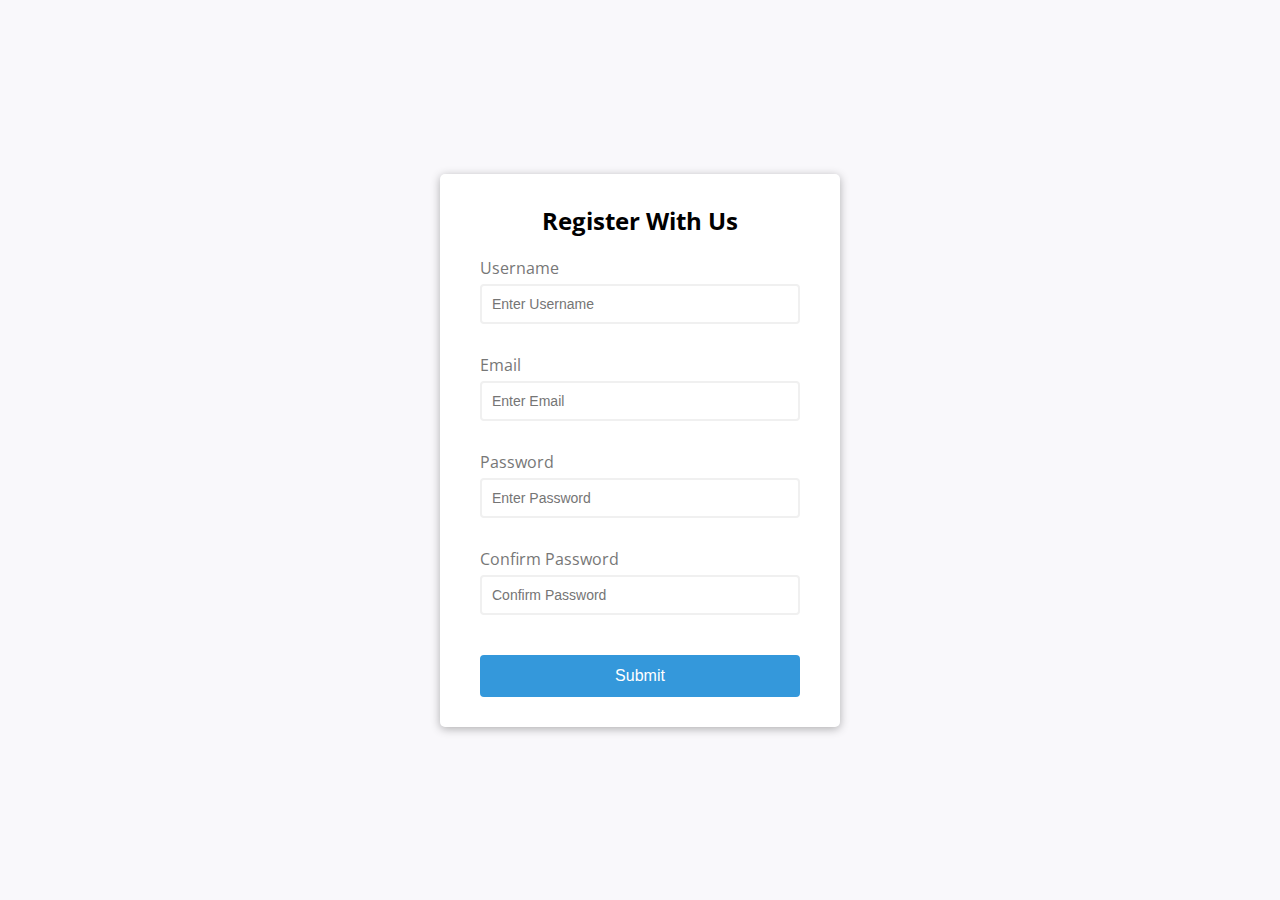
<file: 1.FormValidator/index.html>
<!DOCTYPE html>
<html lang="en">
  <head>
    <meta charset="UTF-8" />
    <meta http-equiv="X-UA-Compatible" content="IE=edge" />
    <meta name="viewport" content="width=device-width, initial-scale=1.0" />
    <link rel="stylesheet" href="style.css" />
    <title>Form Validator</title>
  </head>
  <body>
    <div class="container">
      <form id="form" class="form">
        <h2>Register With Us</h2>
        <div class="form-control">
          <label for="username">Username</label>
          <input type="text" id="username" placeholder="Enter Username" />
          <small>Error Message</small>
        </div>
        <div class="form-control">
          <label for="email">Email</label>
          <input type="text" id="email" placeholder="Enter Email" />
          <small>Error Message</small>
        </div>
        <div class="form-control">
          <label for="password">Password</label>
          <input type="password" id="password" placeholder="Enter Password" />
          <small>Error Message</small>
        </div>
        <div class="form-control">
          <label for="password2">Confirm Password</label>
          <input type="password" id="password2" placeholder="Confirm Password" />
          <small>Error Message</small>
        </div>
        <button type="submit">Submit</button>
      </form>
    </div>
    <script src="script.js"></script>
  </body>
</html>
</file>
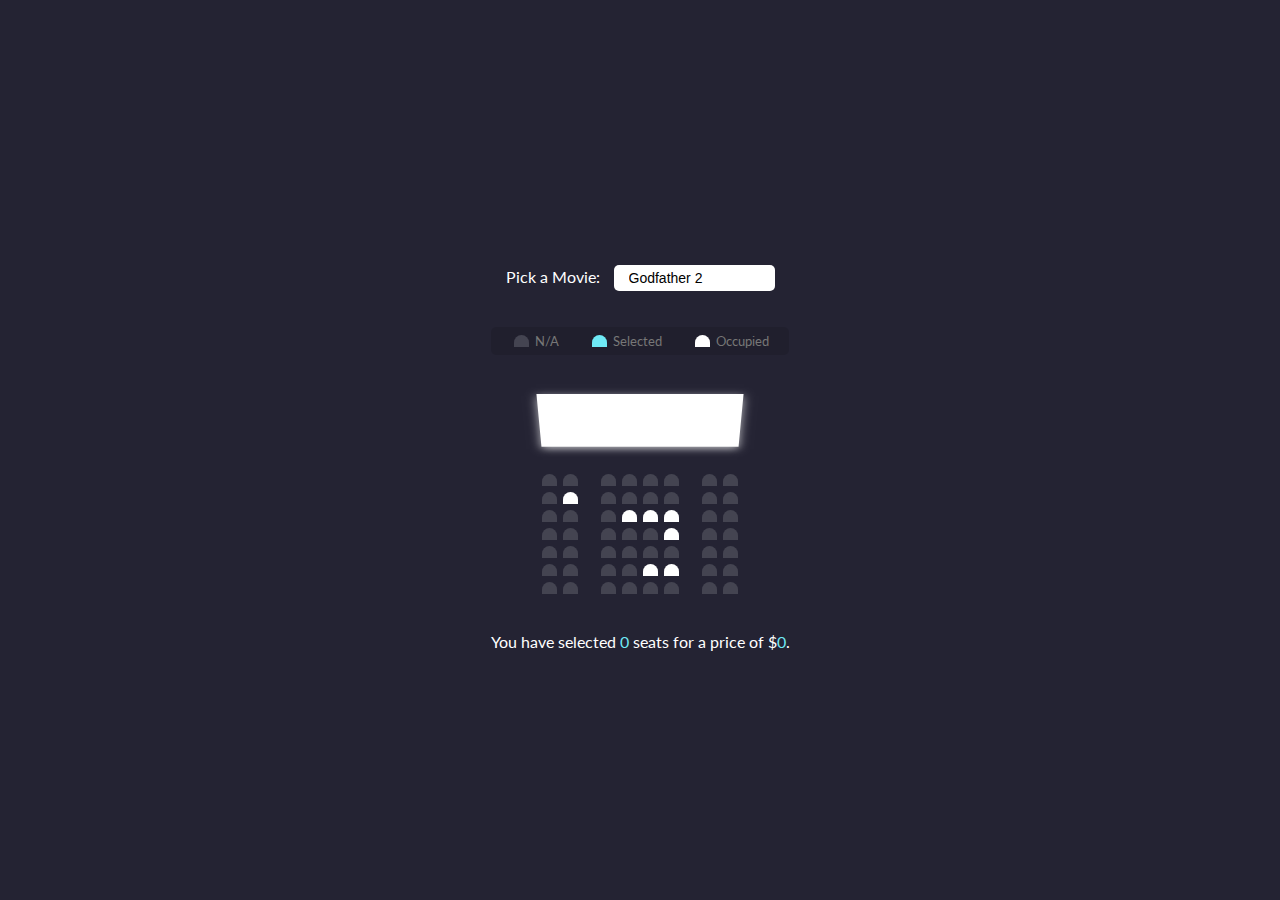
<file: 2.MovieSeatBooker/index.html>
<!DOCTYPE html>
<html lang="en">
  <head>
    <meta charset="UTF-8" />
    <meta http-equiv="X-UA-Compatible" content="IE=edge" />
    <meta name="viewport" content="width=device-width, initial-scale=1.0" />
    <link rel="stylesheet" href="style.css" />
    <title>Movie Seat Booker</title>
  </head>
  <body>
    <div class="movie-container">
      <label id="movie">Pick a Movie:</label>
      <select id="selectedMovie" title="select a movie">
        <option value="10">Godfather 2</option>
        <option value="20">Pulp Fiction</option>
        <option value="30">Ulidavaru Kandanthe</option>
        <option value="40">Dark Knight</option>
        <option value="50">12 Angry Men</option>
      </select>
    </div>

    <ul class="showcase">
      <li>
        <div class="seat"></div>
        <small>N/A</small>
      </li>
      <li>
        <div class="seat selected"></div>
        <small>Selected</small>
      </li>
      <li>
        <div class="seat occupied"></div>
        <small>Occupied</small>
      </li>
    </ul>

    <div class="container">
      <div class="screen"></div>
      <div class="row">
        <div class="seat"></div>
        <div class="seat"></div>
        <div class="seat"></div>
        <div class="seat"></div>
        <div class="seat"></div>
        <div class="seat"></div>
        <div class="seat"></div>
        <div class="seat"></div>
      </div>
      <div class="row">
        <div class="seat"></div>
        <div class="seat occupied"></div>
        <div class="seat"></div>
        <div class="seat"></div>
        <div class="seat"></div>
        <div class="seat"></div>
        <div class="seat"></div>
        <div class="seat"></div>
      </div>
      <div class="row">
        <div class="seat"></div>
        <div class="seat"></div>
        <div class="seat"></div>
        <div class="seat occupied"></div>
        <div class="seat occupied"></div>
        <div class="seat occupied"></div>
        <div class="seat"></div>
        <div class="seat"></div>
      </div>
      <div class="row">
        <div class="seat"></div>
        <div class="seat"></div>
        <div class="seat"></div>
        <div class="seat"></div>
        <div class="seat"></div>
        <div class="seat occupied"></div>
        <div class="seat"></div>
        <div class="seat"></div>
      </div>
      <div class="row">
        <div class="seat"></div>
        <div class="seat"></div>
        <div class="seat"></div>
        <div class="seat"></div>
        <div class="seat"></div>
        <div class="seat"></div>
        <div class="seat"></div>
        <div class="seat"></div>
      </div>
      <div class="row">
        <div class="seat"></div>
        <div class="seat"></div>
        <div class="seat"></div>
        <div class="seat"></div>
        <div class="seat occupied"></div>
        <div class="seat occupied"></div>
        <div class="seat"></div>
        <div class="seat"></div>
      </div>
      <div class="row">
        <div class="seat"></div>
        <div class="seat"></div>
        <div class="seat"></div>
        <div class="seat"></div>
        <div class="seat"></div>
        <div class="seat"></div>
        <div class="seat"></div>
        <div class="seat"></div>
      </div>
    </div>

    <p class="text">You have selected <span id="count">0</span> seats for a price of $<span id="total">0</span>.</p>
    <script src="script.js"></script>
  </body>
</html>
</file>
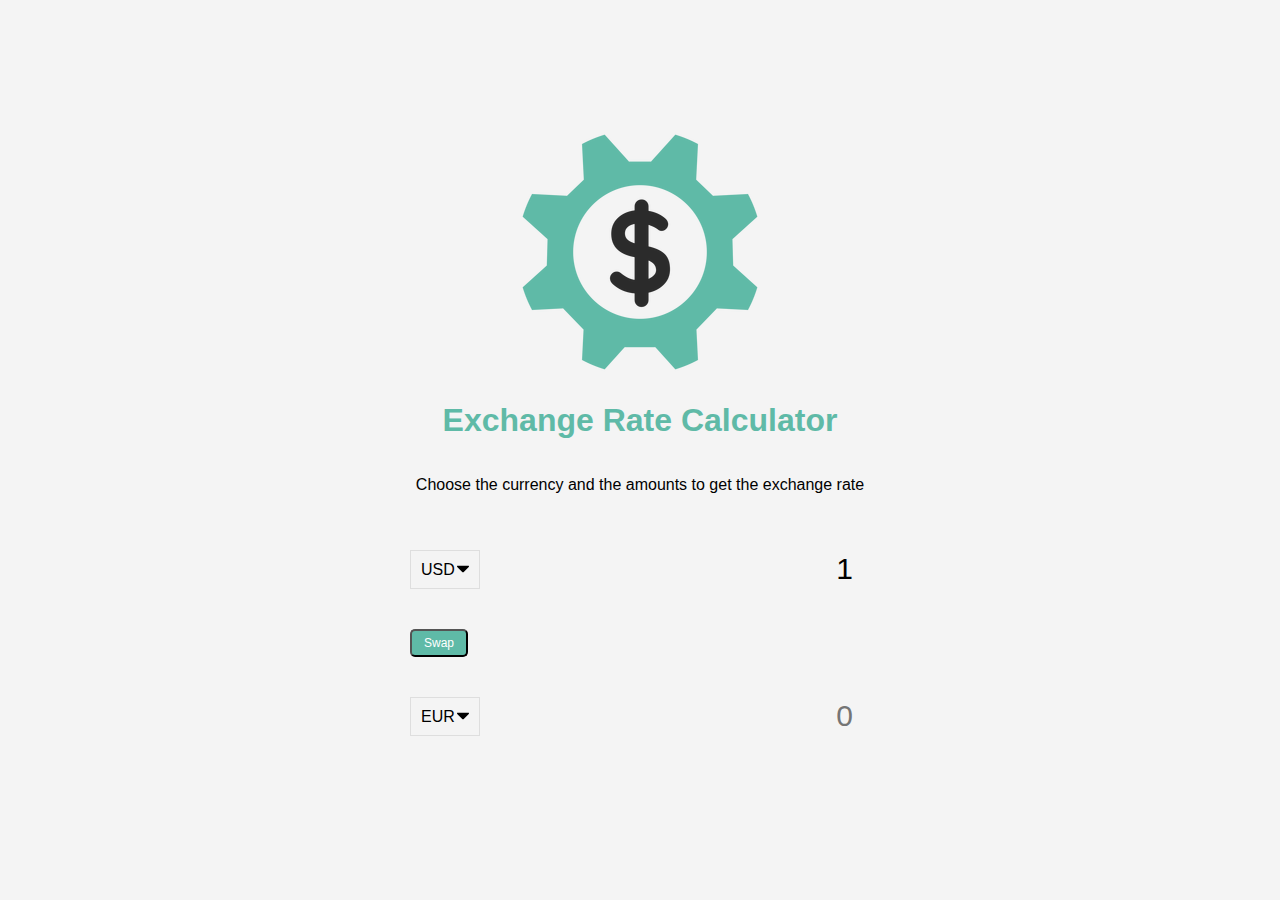
<file: 4.ExchangeRate/index.html>
<!DOCTYPE html>
<html lang="en">
  <head>
    <meta charset="UTF-8" />
    <meta http-equiv="X-UA-Compatible" content="IE=edge" />
    <meta name="viewport" content="width=device-width, initial-scale=1.0" />
    <title>Exchange Rate Calculator</title>
    <link rel="stylesheet" href="style.css" />
  </head>
  <body>
    <img src="img/money.png" alt="Money Symbol" title="" />
    <h1>Exchange Rate Calculator</h1>
    <p>Choose the currency and the amounts to get the exchange rate</p>

    <div class="container">
      <div class="currency">
        <select id="currency-one" title="curreny one">
          <option value="AED">AED</option>
          <option value="ARS">ARS</option>
          <option value="AUD">AUD</option>
          <option value="BGN">BGN</option>
          <option value="BRL">BRL</option>
          <option value="BSD">BSD</option>
          <option value="CAD">CAD</option>
          <option value="CHF">CHF</option>
          <option value="CLP">CLP</option>
          <option value="CNY">CNY</option>
          <option value="COP">COP</option>
          <option value="CZK">CZK</option>
          <option value="DKK">DKK</option>
          <option value="DOP">DOP</option>
          <option value="EGP">EGP</option>
          <option value="EUR">EUR</option>
          <option value="FJD">FJD</option>
          <option value="GBP">GBP</option>
          <option value="GTQ">GTQ</option>
          <option value="HKD">HKD</option>
          <option value="HRK">HRK</option>
          <option value="HUF">HUF</option>
          <option value="IDR">IDR</option>
          <option value="ILS">ILS</option>
          <option value="INR">INR</option>
          <option value="ISK">ISK</option>
          <option value="JPY">JPY</option>
          <option value="KRW">KRW</option>
          <option value="KZT">KZT</option>
          <option value="MXN">MXN</option>
          <option value="MYR">MYR</option>
          <option value="NOK">NOK</option>
          <option value="NZD">NZD</option>
          <option value="PAB">PAB</option>
          <option value="PEN">PEN</option>
          <option value="PHP">PHP</option>
          <option value="PKR">PKR</option>
          <option value="PLN">PLN</option>
          <option value="PYG">PYG</option>
          <option value="RON">RON</option>
          <option value="RUB">RUB</option>
          <option value="SAR">SAR</option>
          <option value="SEK">SEK</option>
          <option value="SGD">SGD</option>
          <option value="THB">THB</option>
          <option value="TRY">TRY</option>
          <option value="TWD">TWD</option>
          <option value="UAH">UAH</option>
          <option value="USD" selected>USD</option>
          <option value="UYU">UYU</option>
          <option value="VND">VND</option>
          <option value="ZAR">ZAR</option>
        </select>
        <input type="number" id="amount-one" placeholder="0" value="1" />
      </div>

      <div class="swap-rate-container">
        <button class="btn" id="swap">Swap</button>
        <div class="rate" id="rate"></div>
      </div>

      <div class="currency">
        <select id="currency-two" title="curreny two">
          <option value="AED">AED</option>
          <option value="ARS">ARS</option>
          <option value="AUD">AUD</option>
          <option value="BGN">BGN</option>
          <option value="BRL">BRL</option>
          <option value="BSD">BSD</option>
          <option value="CAD">CAD</option>
          <option value="CHF">CHF</option>
          <option value="CLP">CLP</option>
          <option value="CNY">CNY</option>
          <option value="COP">COP</option>
          <option value="CZK">CZK</option>
          <option value="DKK">DKK</option>
          <option value="DOP">DOP</option>
          <option value="EGP">EGP</option>
          <option value="EUR" selected>EUR</option>
          <option value="FJD">FJD</option>
          <option value="GBP">GBP</option>
          <option value="GTQ">GTQ</option>
          <option value="HKD">HKD</option>
          <option value="HRK">HRK</option>
          <option value="HUF">HUF</option>
          <option value="IDR">IDR</option>
          <option value="ILS">ILS</option>
          <option value="INR">INR</option>
          <option value="ISK">ISK</option>
          <option value="JPY">JPY</option>
          <option value="KRW">KRW</option>
          <option value="KZT">KZT</option>
          <option value="MXN">MXN</option>
          <option value="MYR">MYR</option>
          <option value="NOK">NOK</option>
          <option value="NZD">NZD</option>
          <option value="PAB">PAB</option>
          <option value="PEN">PEN</option>
          <option value="PHP">PHP</option>
          <option value="PKR">PKR</option>
          <option value="PLN">PLN</option>
          <option value="PYG">PYG</option>
          <option value="RON">RON</option>
          <option value="RUB">RUB</option>
          <option value="SAR">SAR</option>
          <option value="SEK">SEK</option>
          <option value="SGD">SGD</option>
          <option value="THB">THB</option>
          <option value="TRY">TRY</option>
          <option value="TWD">TWD</option>
          <option value="UAH">UAH</option>
          <option value="USD">USD</option>
          <option value="UYU">UYU</option>
          <option value="VND">VND</option>
          <option value="ZAR">ZAR</option>
        </select>
        <input type="number" id="amount-two" placeholder="0" />
      </div>
    </div>

    <script src="script.js"></script>
  </body>
</html>
</file>
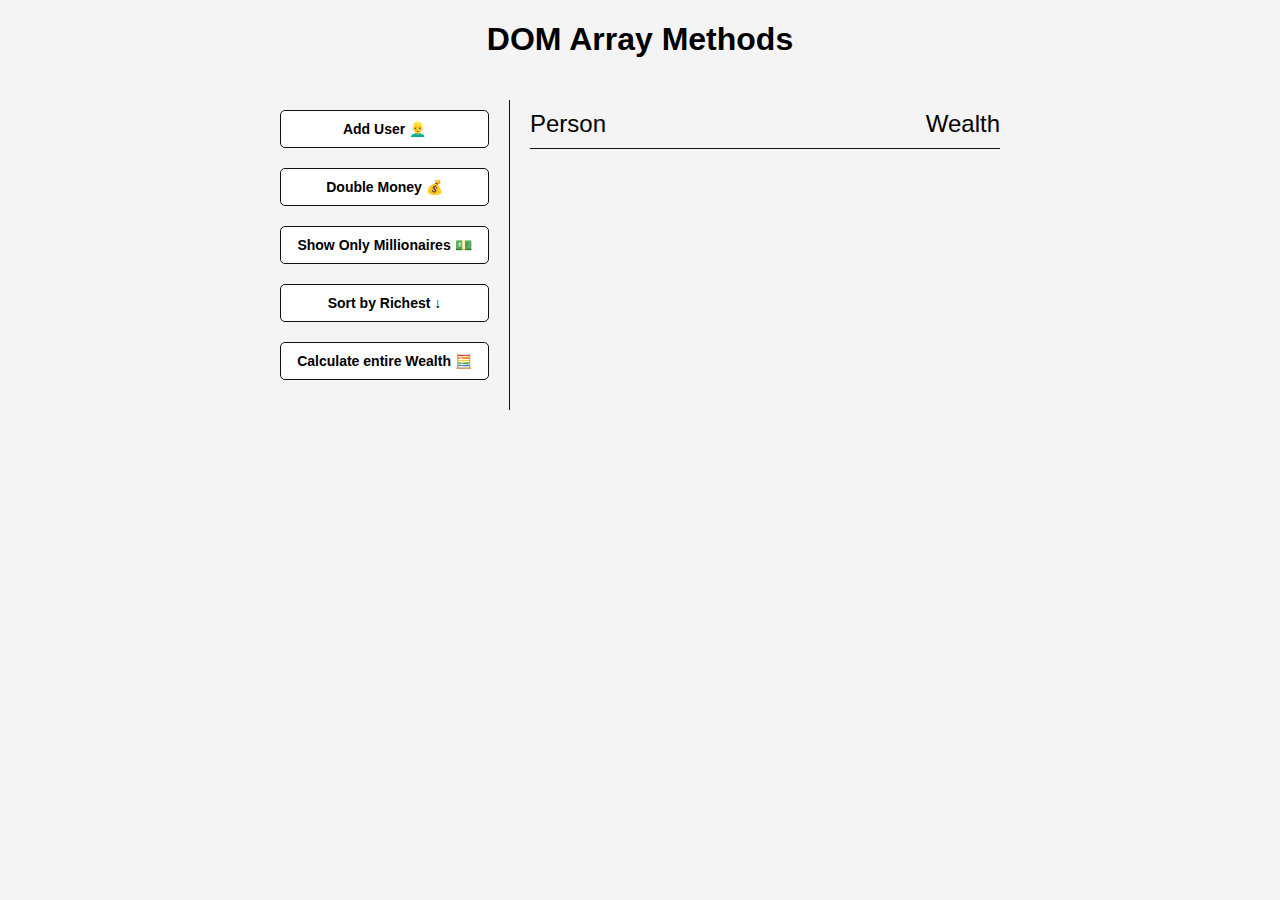
<file: 5.ArrayMethods/index.html>
<!DOCTYPE html>
<html lang="en">
  <head>
    <meta charset="UTF-8" />
    <meta http-equiv="X-UA-Compatible" content="IE=edge" />
    <meta name="viewport" content="width=device-width, initial-scale=1.0" />
    <title>DOM Array Methods</title>
    <link rel="stylesheet" href="style.css" />
  </head>
  <body>
    <div class="root-container">
    <h1>DOM Array Methods</h1>
    <div class="container">
      <aside>
        <button id="add-user" type="button" title="Add User">Add User 👱‍♂️</button>
        <button id="double" type="button" title="Double Money">Double Money 💰</button>
        <button id="show-millionaires" type="button" title="Show Only Millionaires">Show Only Millionaires 💵</button>
        <button id="sort" type="button" title="Sort by Richest">Sort by Richest ↓</button>
        <button id="calculate-wealth" type="button" title="Calculate entire Wealth">Calculate entire Wealth 🧮</button>
      </aside>
      <main id="main">
        <h2><strong>Person</strong> Wealth</h2>
      </main>
    </div>
    <script src="script.js"></script>
  </body>
</div>
</html>
</file>
<file: 1.FormValidator/style.css>
@import url("https://fonts.googleapis.com/css2?family=Open+Sans&display=swap");
:root {
  --success-color: #2ecc71;
  --error-color: #e74c3c;
}

* {
  -webkit-box-sizing: border-box;
          box-sizing: border-box;
}

body {
  background-color: #f9f8fb;
  font-family: "Open Sans", sans-serif;
  display: -webkit-box;
  display: -ms-flexbox;
  display: flex;
  -webkit-box-pack: center;
      -ms-flex-pack: center;
          justify-content: center;
  -webkit-box-align: center;
      -ms-flex-align: center;
          align-items: center;
  min-height: 100vh;
  margin: 0;
}

.container {
  background-color: white;
  border-radius: 5px;
  -webkit-box-shadow: 0 2px 10px rgba(0, 0, 0, 0.3);
          box-shadow: 0 2px 10px rgba(0, 0, 0, 0.3);
  width: 400px;
}

.container .form {
  padding: 30px 40px;
}

.container .form h2 {
  text-align: center;
  margin: 0 0 20px;
}

.container .form .form-control {
  margin-bottom: 10px;
  padding-bottom: 20px;
  position: relative;
}

.container .form .form-control label {
  display: block;
  color: #777;
  margin-bottom: 5px;
}

.container .form .form-control input {
  border: 2px solid #f0f0f0;
  border-radius: 4px;
  display: block;
  width: 100%;
  padding: 10px;
  font-size: 14px;
}

.container .form .form-control input:focus {
  outline: 0;
  border-color: #777;
}

.container .form .form-control small {
  color: var(--error-color);
  position: absolute;
  bottom: 0;
  left: 0;
  visibility: hidden;
}

.container .form .form-control.success input {
  border-color: var(--success-color);
}

.container .form .form-control.error input {
  border-color: var(--error-color);
}

.container .form .form-control.error small {
  visibility: visible;
}

.container .form button {
  cursor: pointer;
  background-color: #3498db;
  border: 2px solid #3498db;
  border-radius: 4px;
  color: #fff;
  display: block;
  font-size: 16px;
  padding: 10px;
  margin-top: 20px;
  width: 100%;
}
/*# sourceMappingURL=style.css.map */
</file>
<file: 2.MovieSeatBooker/style.css>
@import url("https://fonts.googleapis.com/css2?family=Lato:wght@300&family=Open+Sans&display=swap");
* {
  -webkit-box-sizing: border-box;
          box-sizing: border-box;
}

body {
  background-color: #242333;
  color: #fff;
  display: -webkit-box;
  display: -ms-flexbox;
  display: flex;
  -webkit-box-orient: vertical;
  -webkit-box-direction: normal;
      -ms-flex-direction: column;
          flex-direction: column;
  -webkit-box-align: center;
      -ms-flex-align: center;
          align-items: center;
  -webkit-box-pack: center;
      -ms-flex-pack: center;
          justify-content: center;
  height: 100vh;
  font-family: 'Lato';
  margin: 0;
}

.movie-container {
  margin: 20px 0;
}

.movie-container select {
  background-color: #fff;
  border: 0;
  border-radius: 5px;
  font-size: 14px;
  margin-left: 10px;
  padding: 5px 15px;
  -webkit-appearance: none;
     -moz-appearance: none;
          appearance: none;
}

.showcase .seat,
.container .seat {
  background-color: #444451;
  height: 12px;
  width: 15px;
  margin: 3px;
  border-top-left-radius: 10px;
  border-top-right-radius: 10px;
}

.showcase .seat.selected,
.container .seat.selected {
  background-color: #6feaf6;
}

.showcase .seat.occupied,
.container .seat.occupied {
  background-color: #fff;
}

.showcase .seat:nth-of-type(2),
.container .seat:nth-of-type(2) {
  margin-right: 20px;
}

.showcase .seat:nth-last-of-type(2),
.container .seat:nth-last-of-type(2) {
  margin-left: 20px;
}

.showcase .seat:not(.occupied):hover,
.container .seat:not(.occupied):hover {
  cursor: pointer;
  -webkit-transform: scale(1.2);
          transform: scale(1.2);
}

.showcase {
  background-color: rgba(0, 0, 0, 0.1);
  padding: 5px 10px;
  border-radius: 5px;
  color: #777;
  list-style-type: none;
  display: -webkit-box;
  display: -ms-flexbox;
  display: flex;
  -webkit-box-pack: justify;
      -ms-flex-pack: justify;
          justify-content: space-between;
  gap: 10px;
}

.showcase .seat:not(.occupied):hover {
  cursor: default;
  -webkit-transform: scale(1);
          transform: scale(1);
}

.showcase li {
  display: -webkit-box;
  display: -ms-flexbox;
  display: flex;
  -webkit-box-align: center;
      -ms-flex-align: center;
          align-items: center;
  -webkit-box-pack: center;
      -ms-flex-pack: center;
          justify-content: center;
  margin: 0 10px;
}

.showcase li small {
  margin-left: 3px;
}

.container {
  -webkit-perspective: 1000px;
          perspective: 1000px;
  margin-bottom: 30px;
}

.container .row {
  display: -webkit-box;
  display: -ms-flexbox;
  display: flex;
}

.container .screen {
  background-color: #fff;
  height: 70px;
  width: 100%;
  margin: 15px 0;
  -webkit-transform: rotateX(-45deg);
          transform: rotateX(-45deg);
  -webkit-box-shadow: 0 3px 10px rgba(255, 255, 255, 0.7);
          box-shadow: 0 3px 10px rgba(255, 255, 255, 0.7);
}

p.text {
  margin: 5px 0;
}

p.text span {
  color: #6feaf6;
}
/*# sourceMappingURL=style.css.map */
</file>
<file: 4.ExchangeRate/style.css>
:root {
  --primary-color: #5fbaa7;
}

* {
  box-sizing: border-box;
}

body {
  background-color: #f4f4f4;
  font-family: Arial, Helvetica, sans-serif;
  display: flex;
  flex-direction: column;
  align-items: center;
  justify-content: center;
  height: 100vh;
  margin: 0;
  padding: 20px;
}

h1 {
  color: var(--primary-color);
}

p {
  text-align: center;
}

.btn {
  color: #fff;
  background: var(--primary-color);
  cursor: pointer;
  border-radius: 5px;
  font-size: 12px;
  padding: 5px 12px;
}

.money-img {
  width: 20%;
}

.currency {
  padding: 40px 0;
  display: flex;
  align-items: center;
  justify-content: space-between;
}

.currency select {
  padding: 10px 20px 10px 10px;
  -moz-appearance: none;
  -webkit-appearance: none;
  appearance: none;
  border: 1px solid #dedede;
  font-size: 16px;
  /*  You may not need these following lines. The arrow did not show for me on MacOS/Chrome so I added it. Just remove it if you would like  */
  background: transparent;
  background-image: url("data:image/svg+xml;charset=US-ASCII,%3Csvg%20xmlns%3D%22http%3A%2F%2Fwww.w3.org%2F2000%2Fsvg%22%20width%3D%22292.4%22%20height%3D%22292.4%22%3E%3Cpath%20fill%3D%22%20000002%22%20d%3D%22M287%2069.4a17.6%2017.6%200%200%200-13-5.4H18.4c-5%200-9.3%201.8-12.9%205.4A17.6%2017.6%200%200%200%200%2082.2c0%205%201.8%209.3%205.4%2012.9l128%20127.9c3.6%203.6%207.8%205.4%2012.8%205.4s9.2-1.8%2012.8-5.4L287%2095c3.5-3.5%205.4-7.8%205.4-12.8%200-5-1.9-9.2-5.5-12.8z%22%2F%3E%3C%2Fsvg%3E");
  background-position: right 10px top 50%, 0, 0;
  background-size: 12px auto, 100%;
  background-repeat: no-repeat;
}

.currency input {
  border: 0;
  background: transparent;
  font-size: 30px;
  text-align: right;
}

.swap-rate-container {
  display: flex;
  align-items: center;
  justify-content: space-between;
}

.rate {
  color: var(--primary-color);
  font-size: 14px;
  padding: 0 10px;
}

select:focus,
input:focus,
button:focus {
  outline: 0;
}

@media (max-width: 600px) {
  .currency input {
    width: 200px;
  }
}
</file>
<file: 5.ArrayMethods/style.css>
* {
  -webkit-box-sizing: border-box;
  box-sizing: border-box;
}

body {
  background-color: #f4f4f4;
  font-family: Arial, Helvetica, sans-serif;
  margin: 0;
}

body .root-container {
  display: -webkit-box;
  display: -ms-flexbox;
  display: flex;
  -webkit-box-orient: vertical;
  -webkit-box-direction: normal;
  -ms-flex-direction: column;
  flex-direction: column;
  -webkit-box-align: center;
  -ms-flex-align: center;
  align-items: center;
  min-height: 100vh;
}

body .root-container .container {
  display: -webkit-box;
  display: -ms-flexbox;
  display: flex;
  padding: 20px;
  margin: 0 auto;
  max-width: 100%;
  width: 800px;
}

body .root-container .container aside {
  padding: 10px 20px;
  width: 250px;
  border-right: 1px solid #111;
}

body .root-container .container aside button {
  cursor: pointer;
  background-color: #fff;
  border: solid 1px #111;
  border-radius: 5px;
  display: block;
  width: 100%;
  padding: 10px;
  margin-bottom: 20px;
  font-size: 14px;
  font-weight: bold;
}

body .root-container .container main {
  -webkit-box-flex: 1;
  -ms-flex: 1;
  flex: 1;
  padding: 10px 20px;
}

body .root-container .container main h2,
body .root-container .container main h3 {
  border-bottom: 1px solid #111;
  padding-bottom: 10px;
  display: -webkit-box;
  display: -ms-flexbox;
  display: flex;
  -webkit-box-pack: justify;
  -ms-flex-pack: justify;
  justify-content: space-between;
  font-weight: 300;
  margin: 0 0 20px;
}

body .root-container .container main h3 {
  background-color: #fff;
  margin: 20px 0 0;
  padding: 10px;
}

body .root-container .container main .person {
  display: -webkit-box;
  display: -ms-flexbox;
  display: flex;
  -webkit-box-pack: justify;
  -ms-flex-pack: justify;
  justify-content: space-between;
  font-size: 20px;
  margin-bottom: 10px;
}
/*# sourceMappingURL=style.css.map */
</file>
